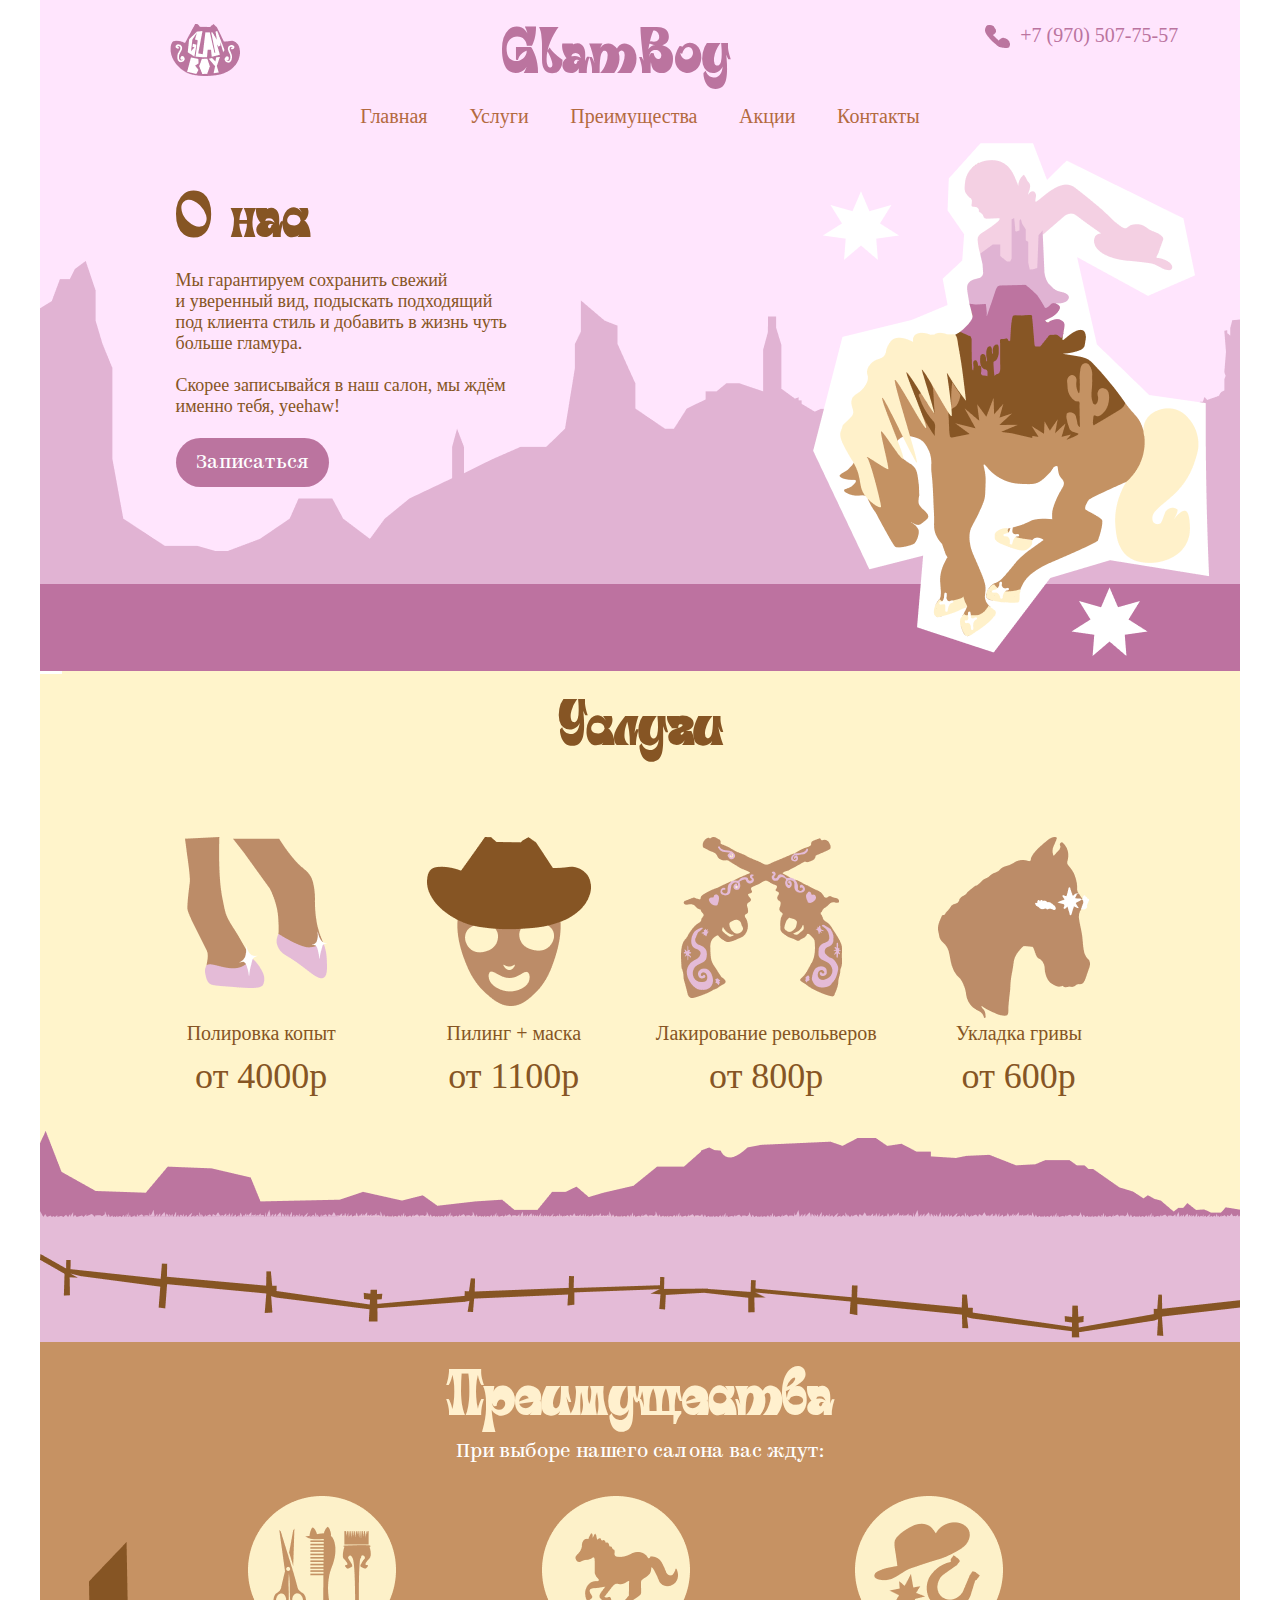
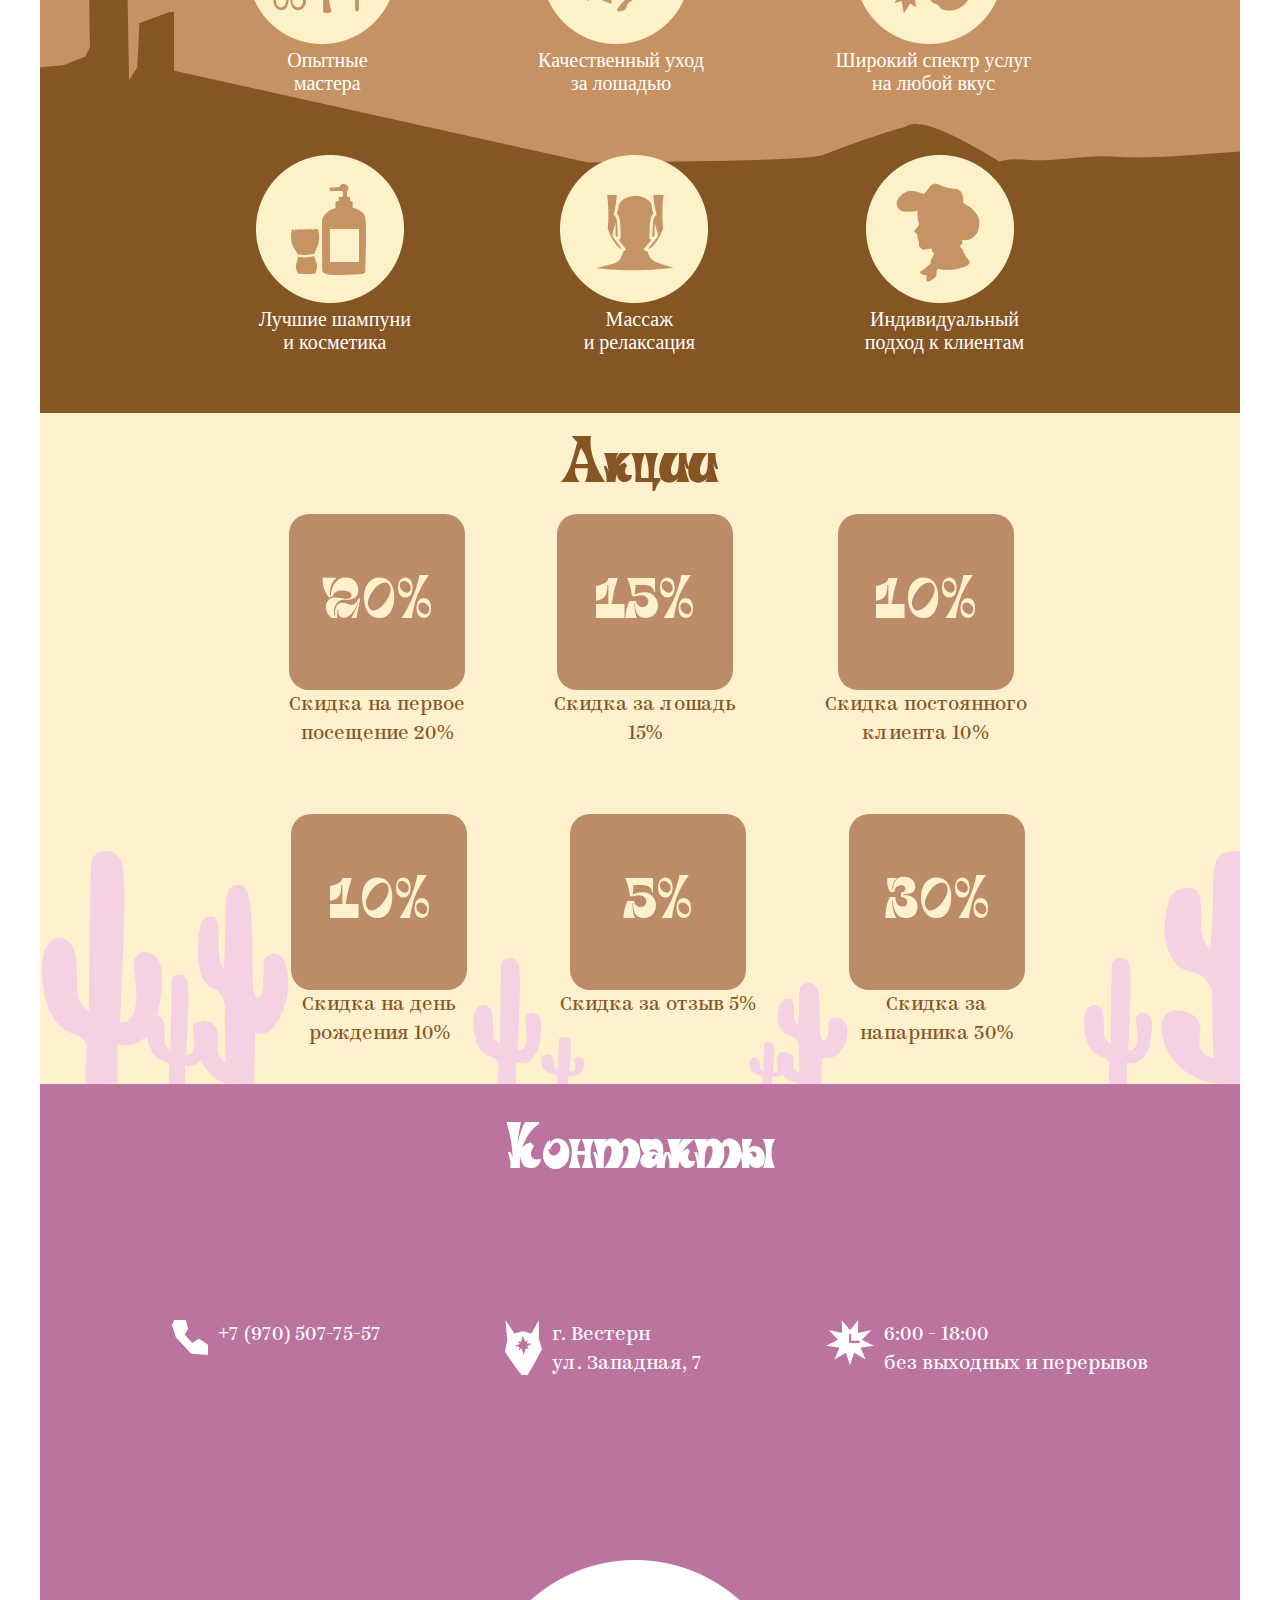
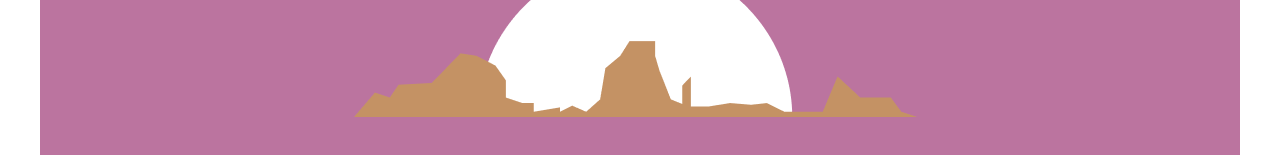
<file: index.html>
<!DOCTYPE html>
<html lang="ru">
<head>
    <meta charset="UTF-8">
    <meta name="viewport" content="width=device-width, initial-scale=1.0">
    <title>GlamBoy</title>
    <rel="stylesheet">
    <link href="style.css" rel="stylesheet">
</head>
<body>
    <div class="slide1">
        <div class="head">
            <div><img src="images/logo.png"></div>
            <div><h1>GlamBoy</h1></div>
            <div class="telephone1">
                <div><img src="images/telephone1.png"></div>
                <div>+7 (970) 507-75-57</div>
            </div>
        </div>
        <div class="header">
            <div><a href="#main">Главная</a></div>
            <div><a href="#services">Услуги</a></div>
            <div><a href="#advantages">Преимущества</a></div>
            <div><a href="#actions">Акции</a></div>
            <div><a href="#contacts">Контакты</a></div>
        </div>
        <div class="content" id="main">
            <div>
                <h2>О нас</h2>
                <br>
                Мы гарантируем сохранить свежий <br>
                и уверенный вид, подыскать подходящий <br>
                под клиента стиль и добавить в жизнь чуть <br> 
                больше гламура.<br>
                <br>
                Скорее записывайся в наш салон, мы ждём <br>
                именно тебя, yeehaw!<br>
                <br>
                <div><a href="#contacts"><button>Записаться</button></a></div>
            </div>
            <div class="cowboy"></div>
        </div>
    </div>
    <div class="slide2" id="services">
        <div><h6>Услуги</h6></div>
        <div class="services">
            <div><img src="images/hoofs.png"></div>
            <div><img src="images/mask.png"></div>
            <div><img src="images/revolvers.png"></div>
            <div><img src="images/horse.png"></div>
        </div>
        <div class="text2">
            <div>Полировка копыт</div>
            <div>Пилинг + маска</div>
            <div>Лакирование револьверов</div>
            <div>Укладка гривы</div>
        </div>
        <div class="price">
            <div>от 4000р</div>
            <div>от 1100р</div>
            <div>от 800р</div>
            <div>от 600р</div>
        </div>
    </div>
    <div class="slide3" id="advantages">
        <div><h3>Преимущества</h3></div>
        <div class="text">При выборе нашего салона вас ждут:</div>
        <div class="elements">
            <div><img src="images/element1.png"><div>Опытные <br> мастера</div></div>
            <div><img src="images/element2.png"><div>Качественный уход <br> за лошадью</div></div>
            <div><img src="images/element3.png"><div>Широкий спектр услуг <br> на любой вкус</div></div>
            <div><img src="images/element4.png"><div>Лучшие шампуни <br> и косметика</div></div>
            <div><img src="images/element5.png"><div>Массаж <br> и релаксация</div></div>
            <div><img src="images/element6.png"><div>Индивидуальный <br> подход к клиентам</div></div>
        </div>
    </div>
    <div class="slide4" id="actions">
        <div><h4>Акции</h4></div>
        <div class="stock">
            <div><div class="square">20%</div><div class="text3">Скидка на первое <br> посещение 20%</div></div>
            <div><div class="square">15%</div><div class="text3">Скидка за лошадь <br> 15%</div></div>
            <div><div class="square">10%</div><div class="text3">Скидка постоянного <br> клиента 10%</div></div>
            <div><div class="square">10%</div><div class="text3">Скидка на день <br> рождения 10%</div></div>
            <div><div class="square">5%</div><div class="text3">Скидка за отзыв 5%</div></div>
            <div><div class="square">30%</div><div class="text3">Скидка за <br> напарника 30%</div></div>
        </div>
    </div>
    <div class="slide5" id="contacts">
    <div><h5>Контакты</h5></div>
        <div class="contact">
            <div class="telephone">
                <div><img src="images/telephone.png"></div>
                <div><p>+7 (970) 507-75-57</p></div>
            </div>
            <div class="place">
                <div><img src="images/place.png"></div>
                <div><p>г. Вестерн <br>ул. Западная, 7</p></div>
            </div>
            <div class="time">
                <div> <img src="images/time.png"></div>
                <div><p>6:00 - 18:00 <br> без выходных и перерывов</p></div>
            </div>
        </div>
        <div><img src="images/sunset.png"></div>
    </div>
</body>
</html>
</file>
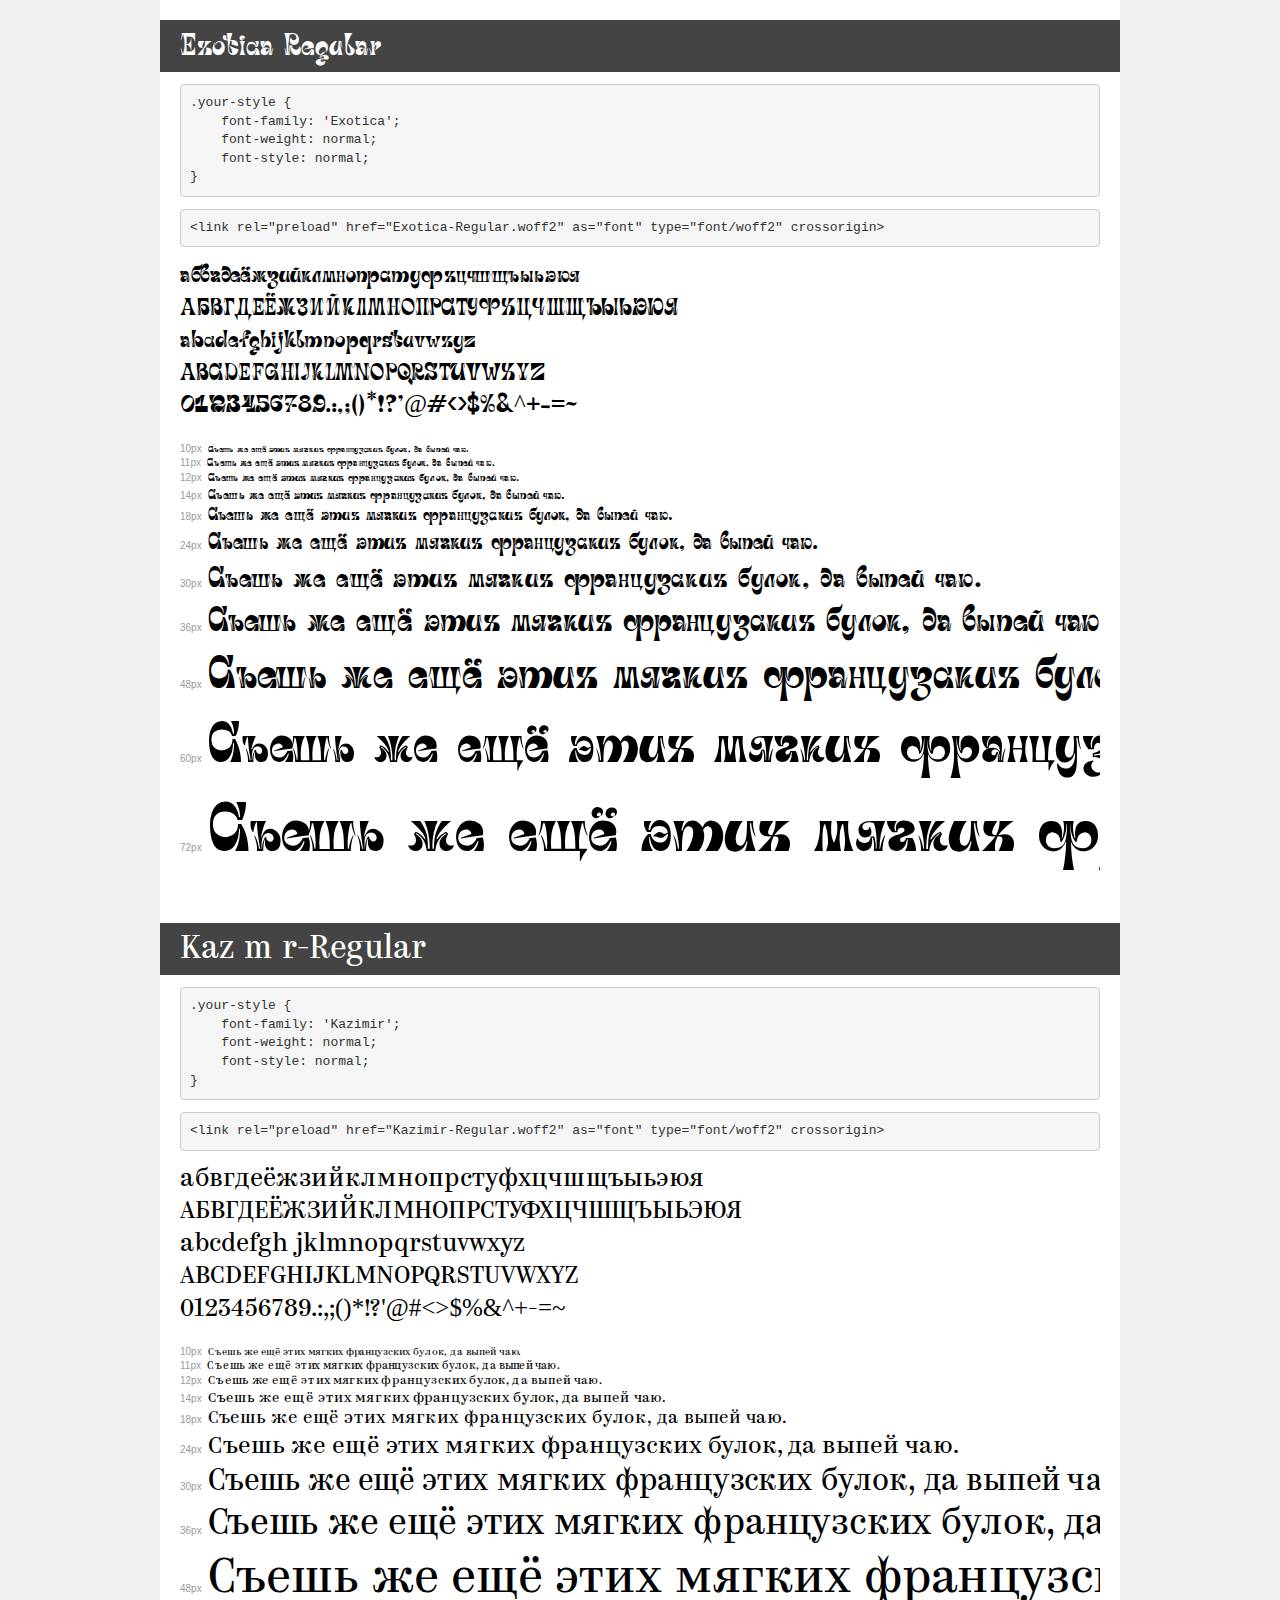
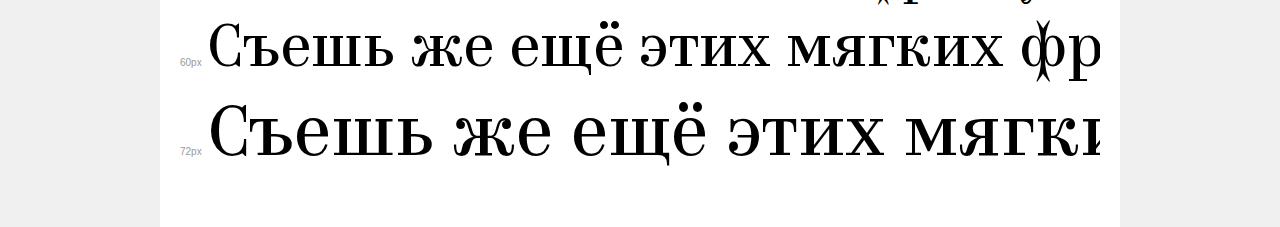
<file: fonts/demo.html>
<!DOCTYPE html>
<html lang="en">
<head>
    <meta charset="utf-8">
    <meta http-equiv="X-UA-Compatible" content="IE=edge">
    <meta name="viewport" content="width=device-width, initial-scale=1">
    <meta name="robots" content="noindex, noarchive">
    <meta name="format-detection" content="telephone=no">
    <title>Transfonter demo</title>
    <link href="stylesheet.css" rel="stylesheet">
    <style>
        /*
        http://meyerweb.com/eric/tools/css/reset/
        v2.0 | 20110126
        License: none (public domain)
        */
        html, body, div, span, applet, object, iframe,
        h1, h2, h3, h4, h5, h6, p, blockquote, pre,
        a, abbr, acronym, address, big, cite, code,
        del, dfn, em, img, ins, kbd, q, s, samp,
        small, strike, strong, sub, sup, tt, var,
        b, u, i, center,
        dl, dt, dd, ol, ul, li,
        fieldset, form, label, legend,
        table, caption, tbody, tfoot, thead, tr, th, td,
        article, aside, canvas, details, embed,
        figure, figcaption, footer, header, hgroup,
        menu, nav, output, ruby, section, summary,
        time, mark, audio, video {
            margin: 0;
            padding: 0;
            border: 0;
            font-size: 100%;
            font: inherit;
            vertical-align: baseline;
        }
        /* HTML5 display-role reset for older browsers */
        article, aside, details, figcaption, figure,
        footer, header, hgroup, menu, nav, section {
            display: block;
        }
        body {
            line-height: 1;
        }
        ol, ul {
            list-style: none;
        }
        blockquote, q {
            quotes: none;
        }
        blockquote:before, blockquote:after,
        q:before, q:after {
            content: '';
            content: none;
        }
        table {
            border-collapse: collapse;
            border-spacing: 0;
        }
        /* demo styles */
        body {
            background: #f0f0f0;
            color: #000;
        }
        .page {
            background: #fff;
            width: 920px;
            margin: 0 auto;
            padding: 20px 20px 0 20px;
            overflow: hidden;
        }
        .font-container {
            overflow-x: auto;
            overflow-y: hidden;
            margin-bottom: 40px;
            line-height: 1.3;
            white-space: nowrap;
            padding-bottom: 5px;
        }
        h1 {
            position: relative;
            background: #444;
            font-size: 32px;
            color: #fff;
            padding: 10px 20px;
            margin: 0 -20px 12px -20px;
        }
        .letters {
            font-size: 25px;
            margin-bottom: 20px;
        }
        .s10:before {
            content: '10px';
        }
        .s11:before {
            content: '11px';
        }
        .s12:before {
            content: '12px';
        }
        .s14:before {
            content: '14px';
        }
        .s18:before {
            content: '18px';
        }
        .s24:before {
            content: '24px';
        }
        .s30:before {
            content: '30px';
        }
        .s36:before {
            content: '36px';
        }
        .s48:before {
            content: '48px';
        }
        .s60:before {
            content: '60px';
        }
        .s72:before {
            content: '72px';
        }
        .s10:before, .s11:before, .s12:before, .s14:before,
        .s18:before, .s24:before, .s30:before, .s36:before,
        .s48:before, .s60:before, .s72:before {
            font-family: Arial, sans-serif;
            font-size: 10px;
            font-weight: normal;
            font-style: normal;
            color: #999;
            padding-right: 6px;
        }
        pre {
            display: block;
            padding: 9px;
            margin: 0 0 12px;
            font-family: Monaco, Menlo, Consolas, "Courier New", monospace;
            font-size: 13px;
            line-height: 1.428571429;
            color: #333;
            font-weight: normal;
            font-style: normal;
            background-color: #f5f5f5;
            border: 1px solid #ccc;
            overflow-x: auto;
            border-radius: 4px;
        }
        /* responsive */
        @media (max-width: 959px) {
            .page {
                width: auto;
                margin: 0;
            }
        }
    </style>
</head>
<body>
<div class="page">
    <div class="demo">
        <h1 style="font-family: 'Exotica'; font-weight: normal; font-style: normal;">Exotica Regular</h1>
        <pre title="Usage">.your-style {
    font-family: 'Exotica';
    font-weight: normal;
    font-style: normal;
}</pre>
        <pre title="Preload (optional)">
&lt;link rel=&quot;preload&quot; href=&quot;Exotica-Regular.woff2&quot; as=&quot;font&quot; type=&quot;font/woff2&quot; crossorigin&gt;</pre>
        <div class="font-container" style="font-family: 'Exotica'; font-weight: normal; font-style: normal;">
            <p class="letters">
                абвгдеёжзийклмнопрстуфхцчшщъыьэюя<br>
АБВГДЕЁЖЗИЙКЛМНОПРСТУФХЦЧШЩЪЫЬЭЮЯ<br>
abcdefghijklmnopqrstuvwxyz<br>
ABCDEFGHIJKLMNOPQRSTUVWXYZ<br>
                0123456789.:,;()*!?'@#&lt;&gt;$%&^+-=~
            </p>
            <p class="s10" style="font-size: 10px;">Съешь же ещё этих мягких французских булок, да выпей чаю.</p>
            <p class="s11" style="font-size: 11px;">Съешь же ещё этих мягких французских булок, да выпей чаю.</p>
            <p class="s12" style="font-size: 12px;">Съешь же ещё этих мягких французских булок, да выпей чаю.</p>
            <p class="s14" style="font-size: 14px;">Съешь же ещё этих мягких французских булок, да выпей чаю.</p>
            <p class="s18" style="font-size: 18px;">Съешь же ещё этих мягких французских булок, да выпей чаю.</p>
            <p class="s24" style="font-size: 24px;">Съешь же ещё этих мягких французских булок, да выпей чаю.</p>
            <p class="s30" style="font-size: 30px;">Съешь же ещё этих мягких французских булок, да выпей чаю.</p>
            <p class="s36" style="font-size: 36px;">Съешь же ещё этих мягких французских булок, да выпей чаю.</p>
            <p class="s48" style="font-size: 48px;">Съешь же ещё этих мягких французских булок, да выпей чаю.</p>
            <p class="s60" style="font-size: 60px;">Съешь же ещё этих мягких французских булок, да выпей чаю.</p>
            <p class="s72" style="font-size: 72px;">Съешь же ещё этих мягких французских булок, да выпей чаю.</p>
        </div>
    </div>

    <div class="demo">
        <h1 style="font-family: 'Kazimir'; font-weight: normal; font-style: normal;">Kazimir-Regular</h1>
        <pre title="Usage">.your-style {
    font-family: 'Kazimir';
    font-weight: normal;
    font-style: normal;
}</pre>
        <pre title="Preload (optional)">
&lt;link rel=&quot;preload&quot; href=&quot;Kazimir-Regular.woff2&quot; as=&quot;font&quot; type=&quot;font/woff2&quot; crossorigin&gt;</pre>
        <div class="font-container" style="font-family: 'Kazimir'; font-weight: normal; font-style: normal;">
            <p class="letters">
                абвгдеёжзийклмнопрстуфхцчшщъыьэюя<br>
АБВГДЕЁЖЗИЙКЛМНОПРСТУФХЦЧШЩЪЫЬЭЮЯ<br>
abcdefghijklmnopqrstuvwxyz<br>
ABCDEFGHIJKLMNOPQRSTUVWXYZ<br>
                0123456789.:,;()*!?'@#&lt;&gt;$%&^+-=~
            </p>
            <p class="s10" style="font-size: 10px;">Съешь же ещё этих мягких французских булок, да выпей чаю.</p>
            <p class="s11" style="font-size: 11px;">Съешь же ещё этих мягких французских булок, да выпей чаю.</p>
            <p class="s12" style="font-size: 12px;">Съешь же ещё этих мягких французских булок, да выпей чаю.</p>
            <p class="s14" style="font-size: 14px;">Съешь же ещё этих мягких французских булок, да выпей чаю.</p>
            <p class="s18" style="font-size: 18px;">Съешь же ещё этих мягких французских булок, да выпей чаю.</p>
            <p class="s24" style="font-size: 24px;">Съешь же ещё этих мягких французских булок, да выпей чаю.</p>
            <p class="s30" style="font-size: 30px;">Съешь же ещё этих мягких французских булок, да выпей чаю.</p>
            <p class="s36" style="font-size: 36px;">Съешь же ещё этих мягких французских булок, да выпей чаю.</p>
            <p class="s48" style="font-size: 48px;">Съешь же ещё этих мягких французских булок, да выпей чаю.</p>
            <p class="s60" style="font-size: 60px;">Съешь же ещё этих мягких французских булок, да выпей чаю.</p>
            <p class="s72" style="font-size: 72px;">Съешь же ещё этих мягких французских булок, да выпей чаю.</p>
        </div>
    </div>

</div>
</body>
</html>
</file>
<file: style.css>
* {
box-sizing: border-box;
padding: 0%;
margin: 0 auto;
font-family: 'Kazimir-Regular';
}

@font-face {
    font-family: 'Exotica';
    src: url('fonts/Exotica-Regular.eot');
    src: url('fonts/Exotica-Regular.eot?#iefix') format('embedded-opentype'),
        url('fonts/Exotica-Regular.woff2') format('woff2'),
        url('fonts/Exotica-Regular.woff') format('woff'),
        url('fonts/Exotica-Regular.ttf') format('truetype'),
        url('fonts/Exotica-Regular.svg') format('svg');
    font-weight: normal;
    font-style: normal;
    font-display: swap;
}

@font-face {
    font-family: 'Kazimir';
    src: url('fonts/Kazimir-Regular.eot');
    src: url('fonts/Kazimir-Regular.eot?#iefix') format('embedded-opentype'),
        url('fonts/Kazimir-Regular.woff2') format('woff2'),
        url('fonts/Kazimir-Regular.woff') format('woff'),
        url('fonts/Kazimir-Regular.ttf') format('truetype'),
        url('fonts/Kazimir-Regular.svg') format('svg');
    font-weight: normal;
    font-style: normal;
    font-display: swap;
}
h1 {
    color: #BB749F;
    font-family: 'Exotica';
    font-size: 64px;
}
.slide1 {
    background-image: url(images/background1.png);
    width: 1200px;
    height: 671px;
    display: flex;
    justify-content: center;
    flex-direction: column;
}
.head {
    display:flex;
    justify-content: space-between;
    margin-top: 180px;
    width: 1263px;
}
.telephone1 {
    color: #BB749F;
    font-family: 'Kazimir';
    font-size: 20px;
    display: flex;
}
.header {
    color: #B36A3F;
    font-family: 'Kazimir';
    display: flex;
    justify-content: space-between;
    width: 601px;
    font-size: 20px;
    margin-top: 20px;
}
.header a {
    color: #B36A3F;
    text-decoration: none;
}
h2 {
    color:#865524;
    font-family: 'Exotica';
    font-size: 64px;
    margin-top: 60px;
    width: 529px;
}
.content {
    display: inline-flex;
    color: #865524;
    font-family: 'Kazimir';
    font-size: 18px;
}
button {
    color: #ffffff;
    font-family: 'Kazimir';
    font-size: 20px;
    background-color: #BB749F;
    border-radius: 30px;
    text-align: center;
    border: none;
    padding-right: 20px;
    padding-left: 20px;
    padding-top: 10px;
    padding-bottom: 10px;
    cursor: pointer;
}
.slide2 {
    background-image: url(images/background2.png);
    width: 1200px;
    height: 671px;
    display: flex;
    justify-content: center;
    flex-direction: column;
}
h6 {
    color: #865524;
    font-family: 'Exotica';
    font-size: 64px;
    margin-bottom: 80px;
    margin-top: 230px;
}
.services {
    display: flex;
    justify-content: space-between;
    width: 1010px;

}

.services div {
    width: 252px;
    text-align: center;
}
.text2 {
    display: flex;
    justify-content: space-between;
    color: #865524;
    font-family: 'Kazimir';
    font-size: 20px;
    width: 1010px;
    margin-bottom: 10px;
}

.text2 div {
    width: 252px;
    text-align: center;
}

.price {
    display: flex;
    justify-content: space-between;
    color: #865524;
    font-family: 'Kazimir';
    font-size: 36px;
    width: 1010px;
    margin-bottom: 450px;
}

.price div {
    width: 252px;
    text-align: center;
}

h3 {
    color: #FFF0CE;
    font-family: 'Exotica';
    font-size: 64px;
}

.cowboy {
    height: 700px;
    width: 400px;
    flex: 1;
}
.slide3 {
    width: 1200px;
    height: 671px;
    background-image: url(images/background3.png);
    display: flex;
    justify-content: center;
    flex-direction: column;
}
.text {
    margin-top: 10px;
    color: #fff;
    font-family: 'Kazimir';
    font-size: 20px;
}
.elements {
    display: flex;
    width: 855px;
    height: 394px;
    flex-wrap: wrap;
    justify-content: space-between;
    gap: 60px;
    padding-top: 30px;
    margin-bottom: 130px;
    text-align: center;
    color: #ffffff;
    font-family: 'Kazimir';
    font-size: 20px;
}
h4 {
    color: #865524;
    font-family: 'Exotica';
    font-size: 64px;
    margin-top: 20px;
}
.slide4 {
    width: 1200px;
    height: 671px;
    background-image: url(images/background4.png);
    display: flex;
    justify-content: center;
    flex-direction: column;
}
.square { 
    width: 176px;
    height: 176px;
    border-radius: 20px;
    background: #BC8C68;
    display: flex;
    justify-content: center;
    align-items: center;
    font-size: 40px;
    color: #FFF0CE;
    font-family: 'Exotica';
    font-size: 58px;
}
.stock {
    display: flex;
    width: 796px;
    height: 600px;
    flex-wrap: wrap;
    justify-content: space-between;
    gap: 30px;
    text-align: center;
    margin-left: 220px;
    margin-top: 20px;
}
.text3 {
    color: #865524;
    font-family: 'Kazimir';
    font-size: 20px;
}
h5 {
    color: #fff;
    font-family: 'Exotica';
    font-size: 64px;
    margin-bottom: 40px;
}
p {
    color: #fff;
    font-family: 'Kazimir';
    font-size: 20px;
    }
.slide5 {
    width: 1200px;
    height: 671px;
    background-color: #BB749F;
    display: flex;
    justify-content: center;
    flex-direction: column;
    }
    .contact {
        display:inline-flex;
        justify-content: space-between;
        height: 200px;
        width: 1100px;
        margin: 70px;
    }
    .telephone {
        display:flex;
        margin-top: 30px;
    }
    .place {
        display: flex;
        margin-top: 30px;
    }
    .time {
        display: flex;
        justify-content: space-between;
        margin-top: 30px;
    }
    img {
        margin-right: 10px;
    }
</file>
<file: fonts/stylesheet.css>
@font-face {
    font-family: 'Exotica';
    src: url('Exotica-Regular.eot');
    src: url('Exotica-Regular.eot?#iefix') format('embedded-opentype'),
        url('Exotica-Regular.woff2') format('woff2'),
        url('Exotica-Regular.woff') format('woff'),
        url('Exotica-Regular.ttf') format('truetype'),
        url('Exotica-Regular.svg#Exotica-Regular') format('svg');
    font-weight: normal;
    font-style: normal;
    font-display: swap;
}

@font-face {
    font-family: 'Kazimir';
    src: url('Kazimir-Regular.eot');
    src: url('Kazimir-Regular.eot?#iefix') format('embedded-opentype'),
        url('Kazimir-Regular.woff2') format('woff2'),
        url('Kazimir-Regular.woff') format('woff'),
        url('Kazimir-Regular.ttf') format('truetype'),
        url('Kazimir-Regular.svg#Kazimir-Regular') format('svg');
    font-weight: normal;
    font-style: normal;
    font-display: swap;
}
</file>
